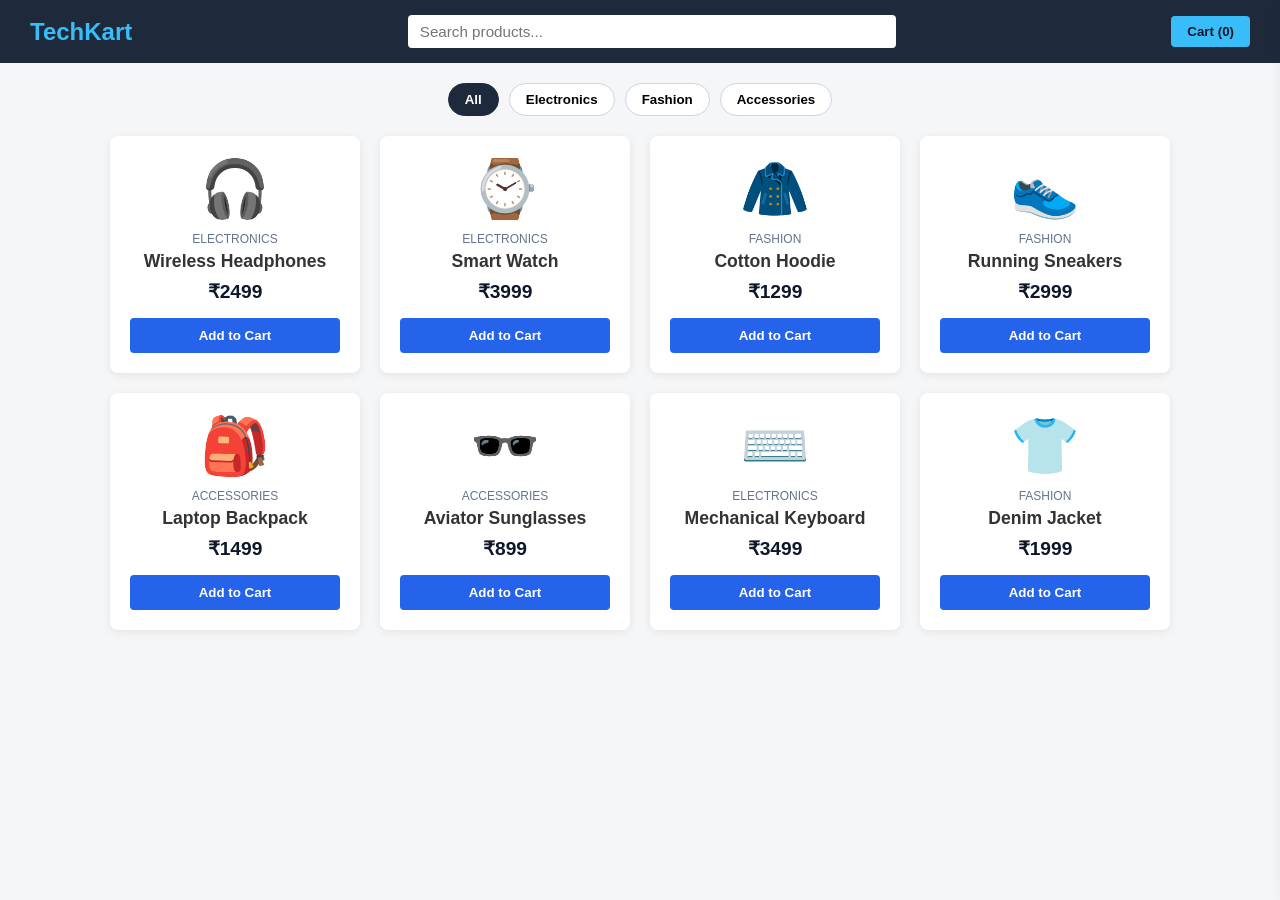
<file: proj1/index.html>
<!DOCTYPE html>
<html lang="en">
<head>
  <meta charset="UTF-8">
  <title>TechKart - E-Commerce Store</title>
  <link rel="stylesheet" href="styles.css">
</head>
<body>

  <!-- Navigation Bar -->
  <header class="navbar">
    <div class="logo">TechKart</div>
    <input type="text" id="searchInput" placeholder="Search products...">
    <button id="cartToggleBtn">Cart (<span id="cartCount">0</span>)</button>
  </header>

  <!-- Category Filters -->
  <div class="filters">
    <button class="filter-btn active" data-category="All">All</button>
    <button class="filter-btn" data-category="Electronics">Electronics</button>
    <button class="filter-btn" data-category="Fashion">Fashion</button>
    <button class="filter-btn" data-category="Accessories">Accessories</button>
  </div>

  <!-- Product Grid -->
  <main class="container">
    <div id="productGrid" class="product-grid"></div>
  </main>

  <!-- Sliding Cart Drawer -->
  <aside id="cartDrawer" class="cart-drawer">
    <div class="cart-header">
      <h3>Your Shopping Cart</h3>
      <button id="closeCartBtn">✕</button>
    </div>
    
    <div id="cartItems" class="cart-items"></div>
    
    <div class="cart-footer">
      <div class="total-row">
        <span>Total:</span>
        <span>₹<span id="cartTotal">0</span></span>
      </div>
      <button id="checkoutBtn" class="checkout-btn">Proceed to Checkout</button>
    </div>
  </aside>

  <!-- Checkout Modal -->
  <div id="checkoutModal" class="modal hidden">
    <div class="modal-content">
      <h3>Order Summary</h3>
      <p id="orderSummaryText"></p>
      <input type="text" id="customerName" placeholder="Enter your full name" required>
      <input type="text" id="customerAddress" placeholder="Delivery address" required>
      <div class="modal-actions">
        <button id="cancelOrderBtn">Cancel</button>
        <button id="confirmOrderBtn">Place Order</button>
      </div>
    </div>
  </div>

  <script src="script.js"></script>
</body>
</html>
</file>
<file: proj1/styles.css>
* {
  box-sizing: border-box;
  margin: 0;
  padding: 0;
  font-family: Arial, sans-serif;
}

body {
  background-color: #f4f6f8;
  color: #333;
}

/* Navbar */
.navbar {
  background-color: #1e293b;
  color: white;
  padding: 15px 30px;
  display: flex;
  justify-content: space-between;
  align-items: center;
  position: sticky;
  top: 0;
  z-index: 100;
}

.logo {
  font-size: 1.5rem;
  font-weight: bold;
  color: #38bdf8;
}

#searchInput {
  width: 40%;
  padding: 8px 12px;
  border-radius: 4px;
  border: none;
  font-size: 0.95rem;
}

#cartToggleBtn {
  background-color: #38bdf8;
  color: #0f172a;
  border: none;
  padding: 8px 16px;
  border-radius: 4px;
  font-weight: bold;
  cursor: pointer;
}

/* Filters */
.filters {
  display: flex;
  justify-content: center;
  gap: 10px;
  padding: 20px;
}

.filter-btn {
  padding: 8px 16px;
  border: 1px solid #cbd5e1;
  background-color: white;
  border-radius: 20px;
  cursor: pointer;
  font-weight: bold;
}

.filter-btn.active {
  background-color: #1e293b;
  color: white;
  border-color: #1e293b;
}

/* Product Grid */
.container {
  max-width: 1100px;
  margin: 0 auto;
  padding: 0 20px 40px;
}

.product-grid {
  display: grid;
  grid-template-columns: repeat(auto-fill, minmax(230px, 1fr));
  gap: 20px;
}

.product-card {
  background-color: white;
  border-radius: 8px;
  padding: 20px;
  box-shadow: 0 2px 8px rgba(0, 0, 0, 0.08);
  display: flex;
  flex-direction: column;
  justify-content: space-between;
  text-align: center;
}

.product-icon {
  font-size: 3.5rem;
  margin-bottom: 10px;
}

.product-category {
  font-size: 0.75rem;
  color: #64748b;
  text-transform: uppercase;
  margin-bottom: 5px;
}

.product-title {
  font-size: 1.1rem;
  margin-bottom: 8px;
}

.product-price {
  font-size: 1.2rem;
  font-weight: bold;
  color: #0f172a;
  margin-bottom: 15px;
}

.add-btn {
  background-color: #2563eb;
  color: white;
  border: none;
  padding: 10px;
  border-radius: 4px;
  cursor: pointer;
  font-weight: bold;
}

.add-btn:hover {
  background-color: #1d4ed8;
}

/* Cart Drawer */
.cart-drawer {
  position: fixed;
  top: 0;
  right: -360px;
  width: 350px;
  height: 100vh;
  background-color: white;
  box-shadow: -4px 0 15px rgba(0, 0, 0, 0.15);
  display: flex;
  flex-direction: column;
  transition: right 0.3s ease;
  z-index: 200;
}

.cart-drawer.open {
  right: 0;
}

.cart-header {
  padding: 20px;
  background-color: #1e293b;
  color: white;
  display: flex;
  justify-content: space-between;
  align-items: center;
}

.cart-header button {
  background: none;
  border: none;
  color: white;
  font-size: 1.2rem;
  cursor: pointer;
}

.cart-items {
  flex: 1;
  overflow-y: auto;
  padding: 15px;
}

.cart-item {
  display: flex;
  justify-content: space-between;
  align-items: center;
  padding: 10px 0;
  border-bottom: 1px solid #e2e8f0;
}

.qty-controls button {
  padding: 2px 8px;
  margin: 0 4px;
  cursor: pointer;
}

.cart-footer {
  padding: 20px;
  border-top: 1px solid #e2e8f0;
  background-color: #f8fafc;
}

.total-row {
  display: flex;
  justify-content: space-between;
  font-size: 1.2rem;
  font-weight: bold;
  margin-bottom: 15px;
}

.checkout-btn {
  width: 100%;
  padding: 12px;
  background-color: #16a34a;
  color: white;
  border: none;
  border-radius: 4px;
  font-size: 1rem;
  font-weight: bold;
  cursor: pointer;
}

/* Checkout Modal */
.modal {
  position: fixed;
  top: 0;
  left: 0;
  width: 100%;
  height: 100%;
  background: rgba(0, 0, 0, 0.5);
  display: flex;
  justify-content: center;
  align-items: center;
  z-index: 300;
}

.hidden {
  display: none;
}

.modal-content {
  background: white;
  padding: 25px;
  border-radius: 8px;
  width: 340px;
  display: flex;
  flex-direction: column;
  gap: 12px;
}

.modal-content input {
  padding: 8px;
  border: 1px solid #ccc;
  border-radius: 4px;
}

.modal-actions {
  display: flex;
  justify-content: flex-end;
  gap: 10px;
}

.modal-actions button {
  padding: 8px 14px;
  border: none;
  border-radius: 4px;
  cursor: pointer;
}

#confirmOrderBtn {
  background-color: #16a34a;
  color: white;
}
</file>
